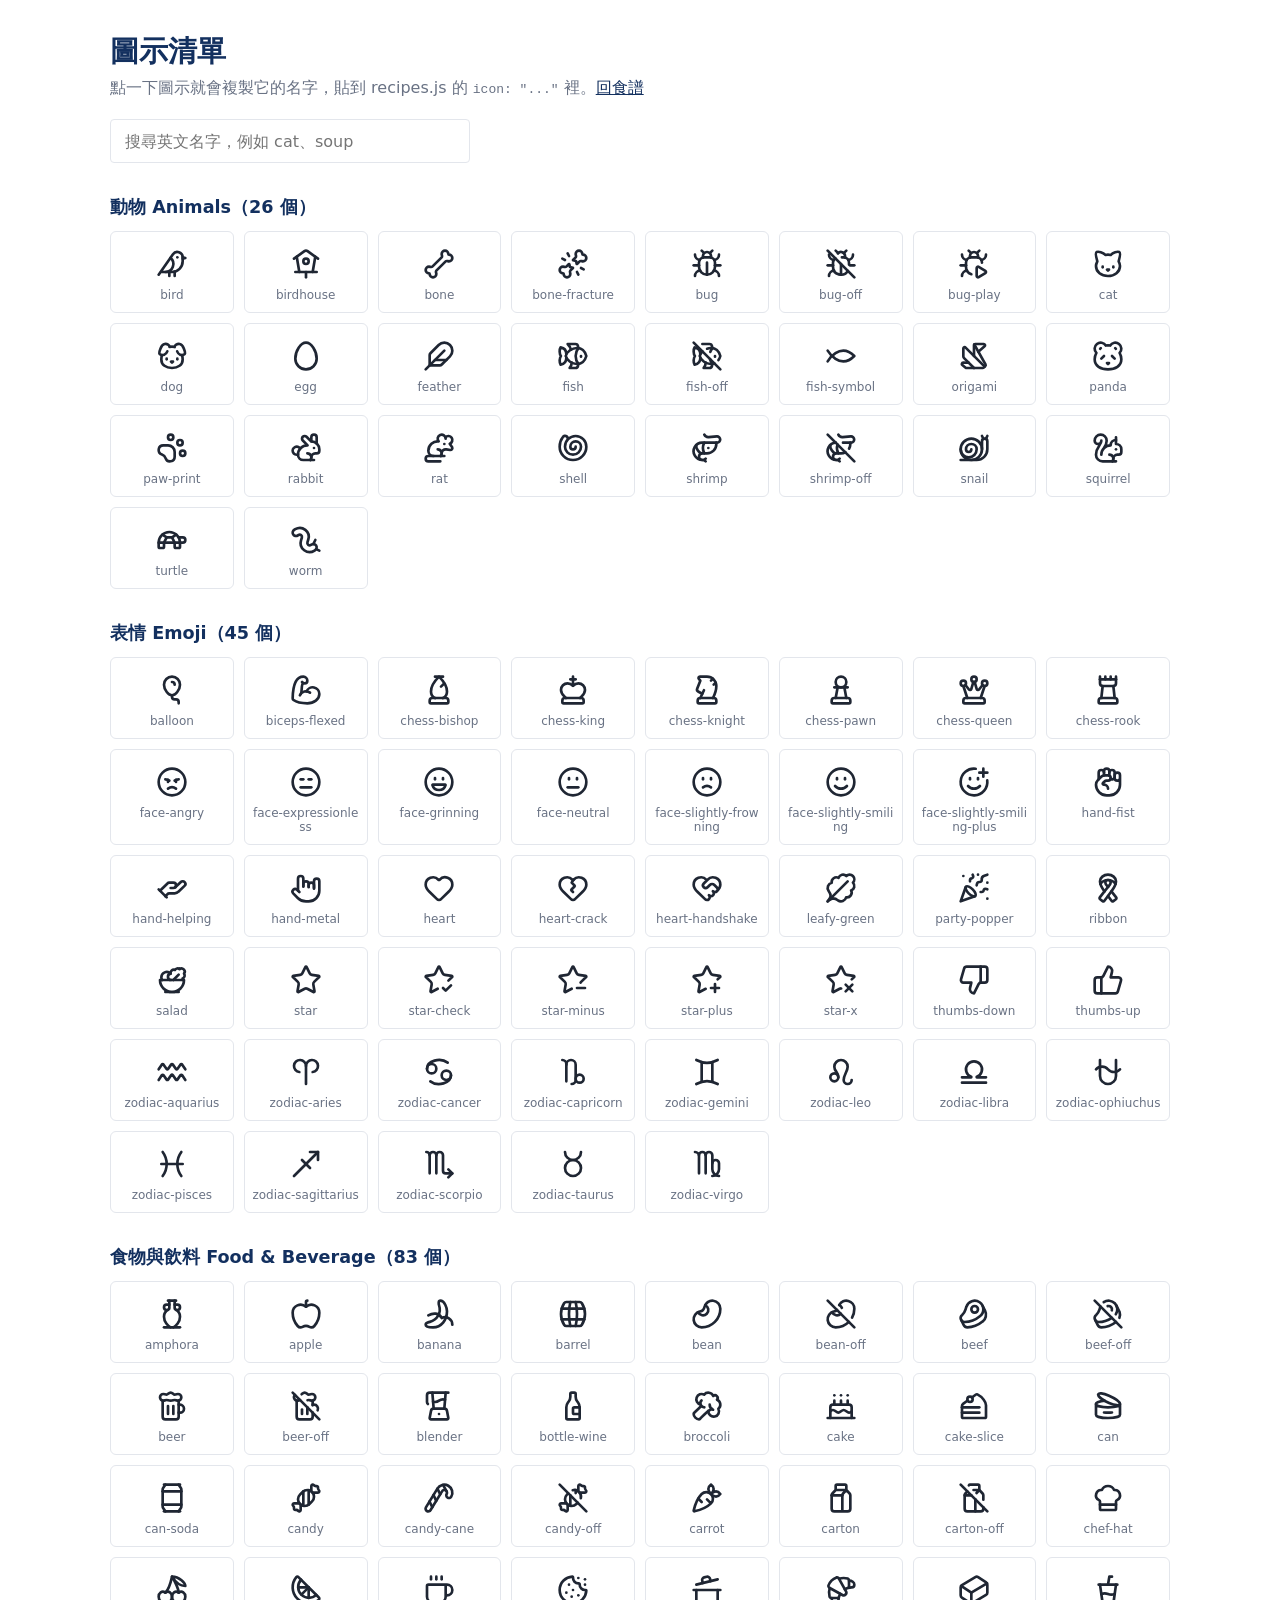
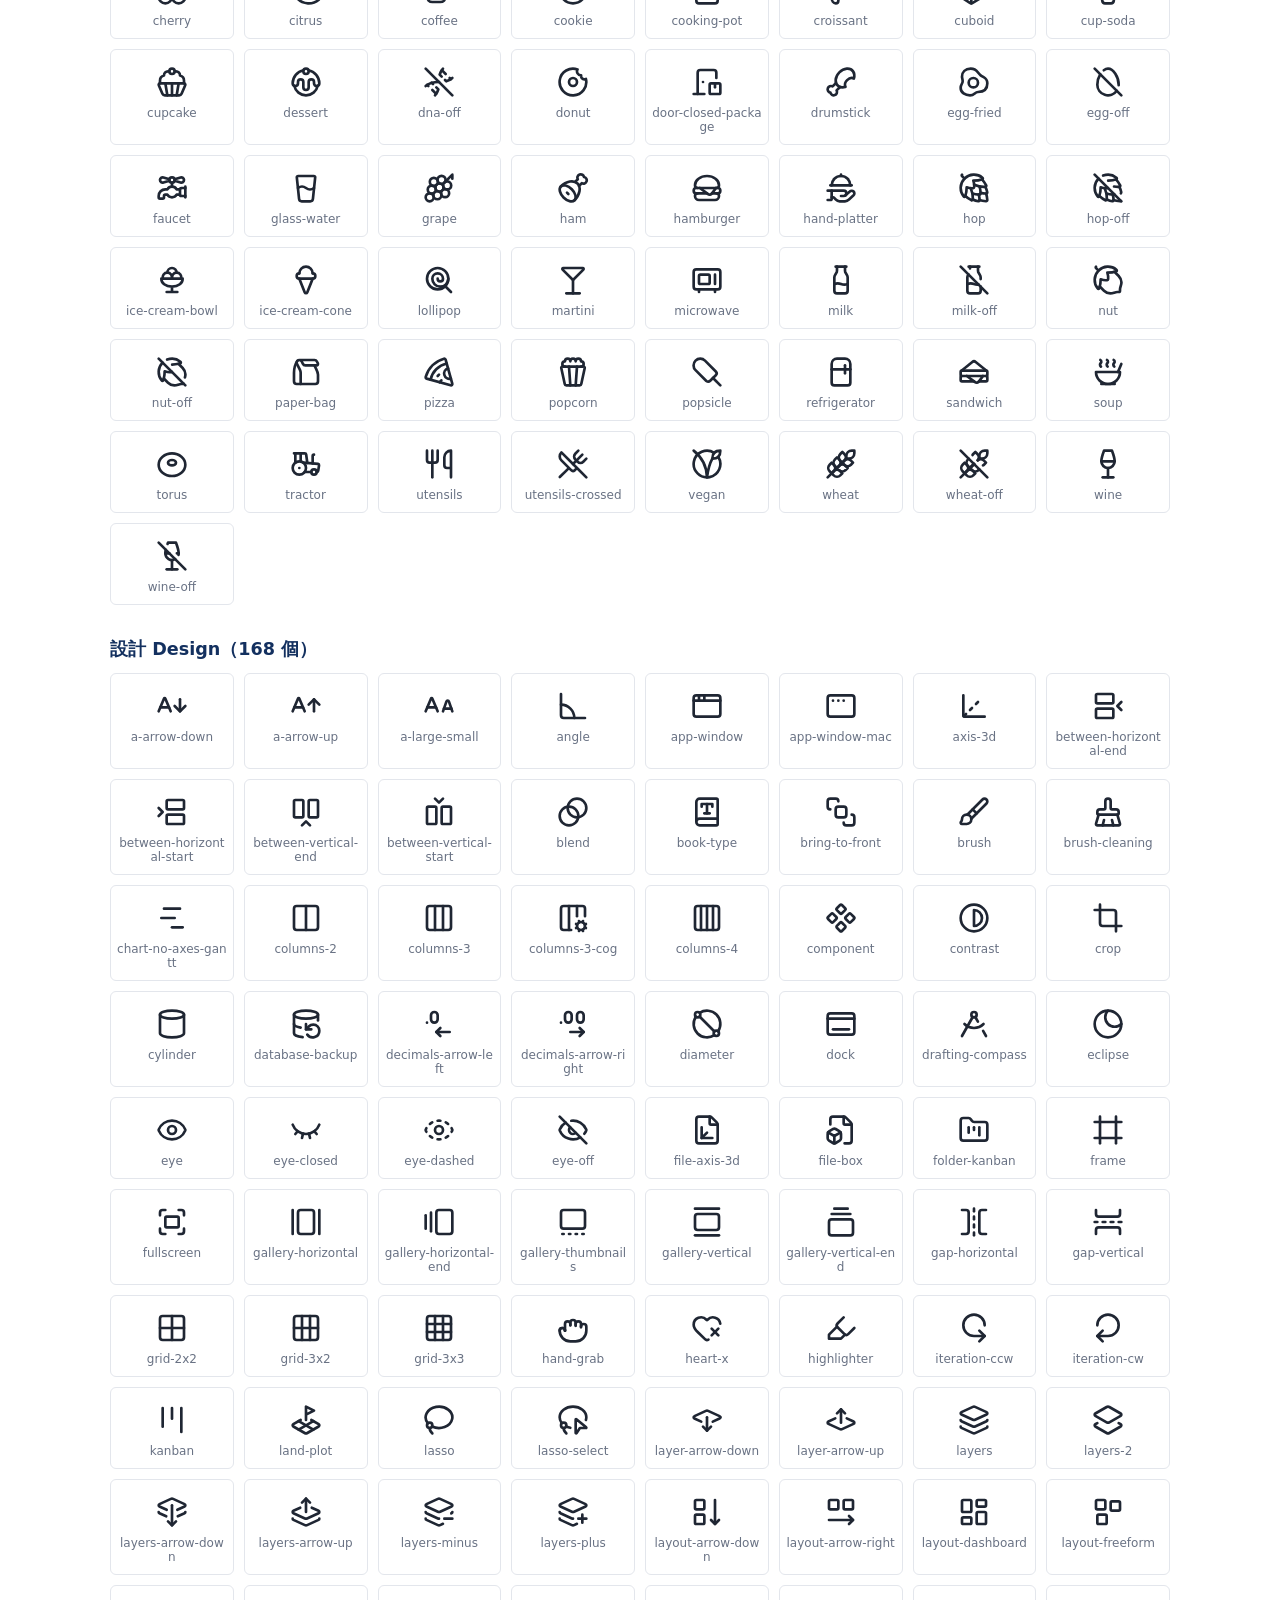
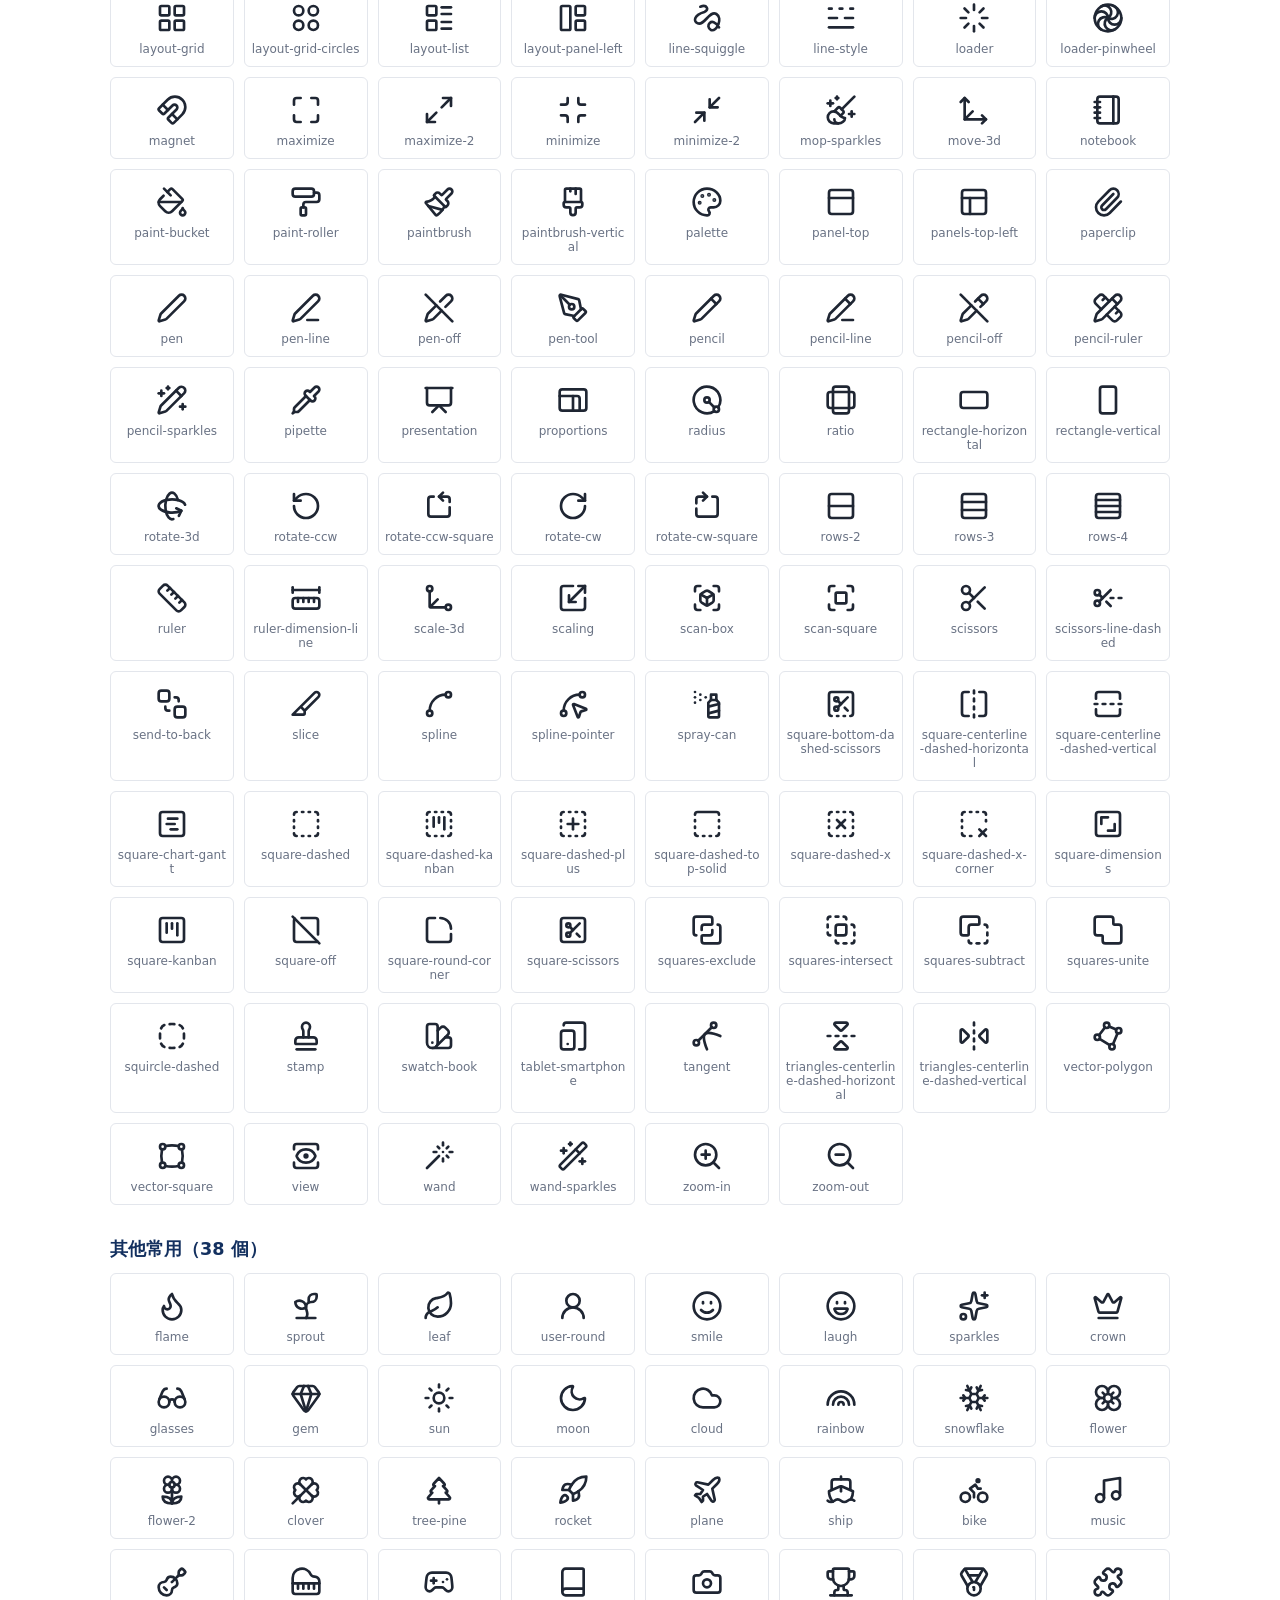
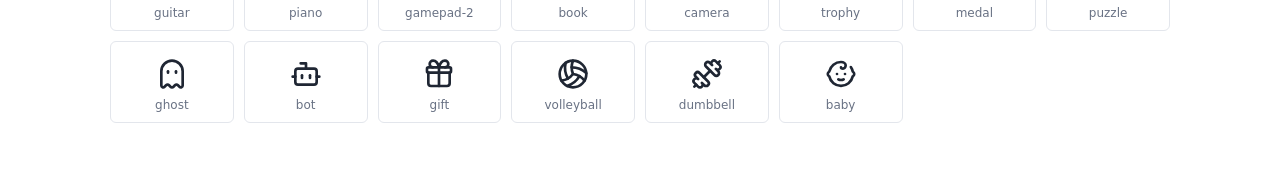
<file: icons.html>
<!doctype html>
<html lang="zh-Hant">
<head>
  <meta charset="utf-8">
  <meta name="viewport" content="width=device-width, initial-scale=1">
  <title>圖示清單｜我們家的食譜</title>
  <style>
    :root { --navy: #13305f; --ink: #1f2633; --muted: #697284; --line: #e3e6ec; --soft: #f4f5f8; }
    * { box-sizing: border-box; }
    body { margin: 0; font-family: "Noto Sans TC", "PingFang TC", "Microsoft JhengHei", system-ui, sans-serif; color: var(--ink); background: #fff; }
    .wrap { max-width: 1100px; margin: 0 auto; padding: 32px 20px 64px; }
    h1 { margin: 0; color: var(--navy); font-size: 1.8rem; }
    p.lede { color: var(--muted); margin: 6px 0 20px; }
    input { width: min(360px, 100%); height: 44px; padding: 0 14px; font: inherit; border: 1px solid var(--line); border-radius: 4px; }
    h2 { margin: 32px 0 12px; font-size: 1.1rem; color: var(--navy); }
    .grid { display: grid; grid-template-columns: repeat(auto-fill, minmax(120px, 1fr)); gap: 10px; }
    button.ic { display: flex; flex-direction: column; align-items: center; gap: 8px; padding: 16px 6px 10px; border: 1px solid var(--line); border-radius: 6px; background: #fff; cursor: pointer; font: inherit; color: var(--ink); }
    button.ic:hover { border-color: var(--navy); color: var(--navy); }
    button.ic svg { width: 32px; height: 32px; }
    button.ic span { font-size: 0.75rem; color: var(--muted); word-break: break-all; text-align: center; }
    .toast { position: fixed; left: 50%; bottom: 24px; transform: translateX(-50%); padding: 10px 18px; border-radius: 4px; background: var(--navy); color: #fff; opacity: 0; transition: opacity .2s; pointer-events: none; }
    .toast.show { opacity: 1; }
    a { color: var(--navy); }
  </style>
</head>
<body>
  <div class="wrap">
    <h1>圖示清單</h1>
    <p class="lede">點一下圖示就會複製它的名字，貼到 recipes.js 的 <code>icon: "..."</code> 裡。<a href="./">回食譜</a></p>
    <label><span hidden>搜尋圖示</span><input id="q" type="search" placeholder="搜尋英文名字，例如 cat、soup"></label>
    <div id="list"></div>
  </div>
  <div class="toast" id="toast" role="status" aria-live="polite"></div>
  <script src="icons.js"></script>
  <script>
    (function () {
      // 依 icons.js 裡的分類註解分組
      const src = document.querySelector('script[src="icons.js"]');
      const names = Object.keys(ICONS);
      const svg = (n) => '<svg viewBox="0 0 24 24" fill="none" stroke="currentColor" stroke-width="2" stroke-linecap="round" stroke-linejoin="round" aria-hidden="true">' + ICONS[n] + '</svg>';
      let groups = [{ title: "全部圖示", names }];
      fetch("icons.js").then((r) => r.text()).then((t) => {
        const g = []; let cur = null;
        t.split("\n").forEach((line) => {
          const h = line.match(/\/\/ =====\s*(.+?)\s*=====/);
          if (h) { cur = { title: h[1], names: [] }; g.push(cur); return; }
          const m = line.match(/^\s*"([a-z0-9-]+)":/);
          if (m && cur) cur.names.push(m[1]);
        });
        if (g.length) { groups = g; render(); }
      }).catch(() => {});
      function render() {
        const q = document.getElementById("q").value.trim().toLowerCase();
        document.getElementById("list").innerHTML = groups.map((g) => {
          const list = g.names.filter((n) => !q || n.includes(q));
          if (!list.length) return "";
          return "<h2>" + g.title + "</h2><div class=\"grid\">" +
            list.map((n) => '<button class="ic" type="button" data-name="' + n + '">' + svg(n) + "<span>" + n + "</span></button>").join("") +
            "</div>";
        }).join("") || "<p class=\"lede\">找不到符合的圖示。</p>";
      }
      document.getElementById("q").addEventListener("input", render);
      document.getElementById("list").addEventListener("click", (e) => {
        const b = e.target.closest("[data-name]");
        if (!b) return;
        const n = b.dataset.name;
        const done = () => { const t = document.getElementById("toast"); t.textContent = "已複製：" + n; t.classList.add("show"); setTimeout(() => t.classList.remove("show"), 1600); };
        if (navigator.clipboard) navigator.clipboard.writeText(n).then(done, () => { prompt("複製這個名字：", n); });
        else prompt("複製這個名字：", n);
      });
      render();
    })();
  </script>
</body>
</html>
</file>
